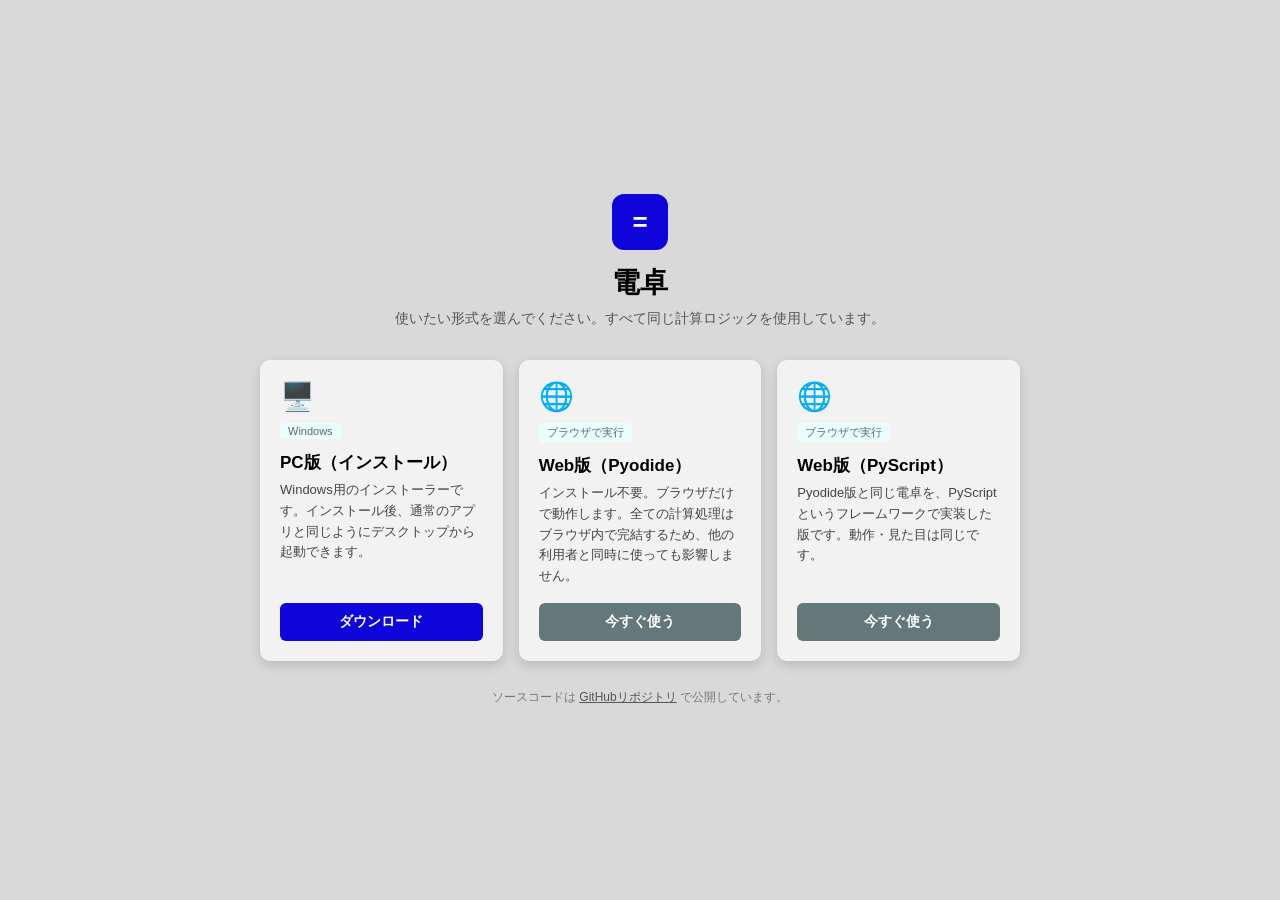
<file: index.html>
<!DOCTYPE html>
<html lang="ja">
<head>
<meta charset="UTF-8">
<meta name="viewport" content="width=device-width, initial-scale=1.0">
<title>電卓 - ダウンロード・実行</title>
<link rel="stylesheet" href="./style.css">
</head>
<body>

<main>
  <header>
    <div class="badge">=</div>
    <h1>電卓</h1>
    <p>使いたい形式を選んでください。すべて同じ計算ロジックを使用しています。</p>
  </header>

  <div class="cards">

    <div class="card primary">
      <div class="icon">🖥️</div>
      <span class="tag">Windows</span>
      <h2>PC版（インストール）</h2>
      <p class="desc">
        Windows用のインストーラーです。インストール後、通常のアプリと同じようにデスクトップから起動できます。
      </p>
      <a class="btn" href="https://github.com/ronoesp/py_tkinter_calculator_app/releases/latest">
        ダウンロード
      </a>
    </div>

    <div class="card">
      <div class="icon">🌐</div>
      <span class="tag">ブラウザで実行</span>
      <h2>Web版（Pyodide）</h2>
      <p class="desc">
        インストール不要。ブラウザだけで動作します。全ての計算処理はブラウザ内で完結するため、他の利用者と同時に使っても影響しません。
      </p>
      <a class="btn" href="./app/webapp-pyodide/">
        今すぐ使う
      </a>
    </div>

    <div class="card">
      <div class="icon">🌐</div>
      <span class="tag">ブラウザで実行</span>
      <h2>Web版（PyScript）</h2>
      <p class="desc">
        Pyodide版と同じ電卓を、PyScriptというフレームワークで実装した版です。動作・見た目は同じです。
      </p>
      <a class="btn" href="./app/webapp-pyscript/">
        今すぐ使う
      </a>
    </div>

  </div>

  <footer>
    ソースコードは <a href="https://github.com/ronoesp/py_tkinter_calculator_app">GitHubリポジトリ</a> で公開しています。
  </footer>
</main>

</body>
</html>
</file>
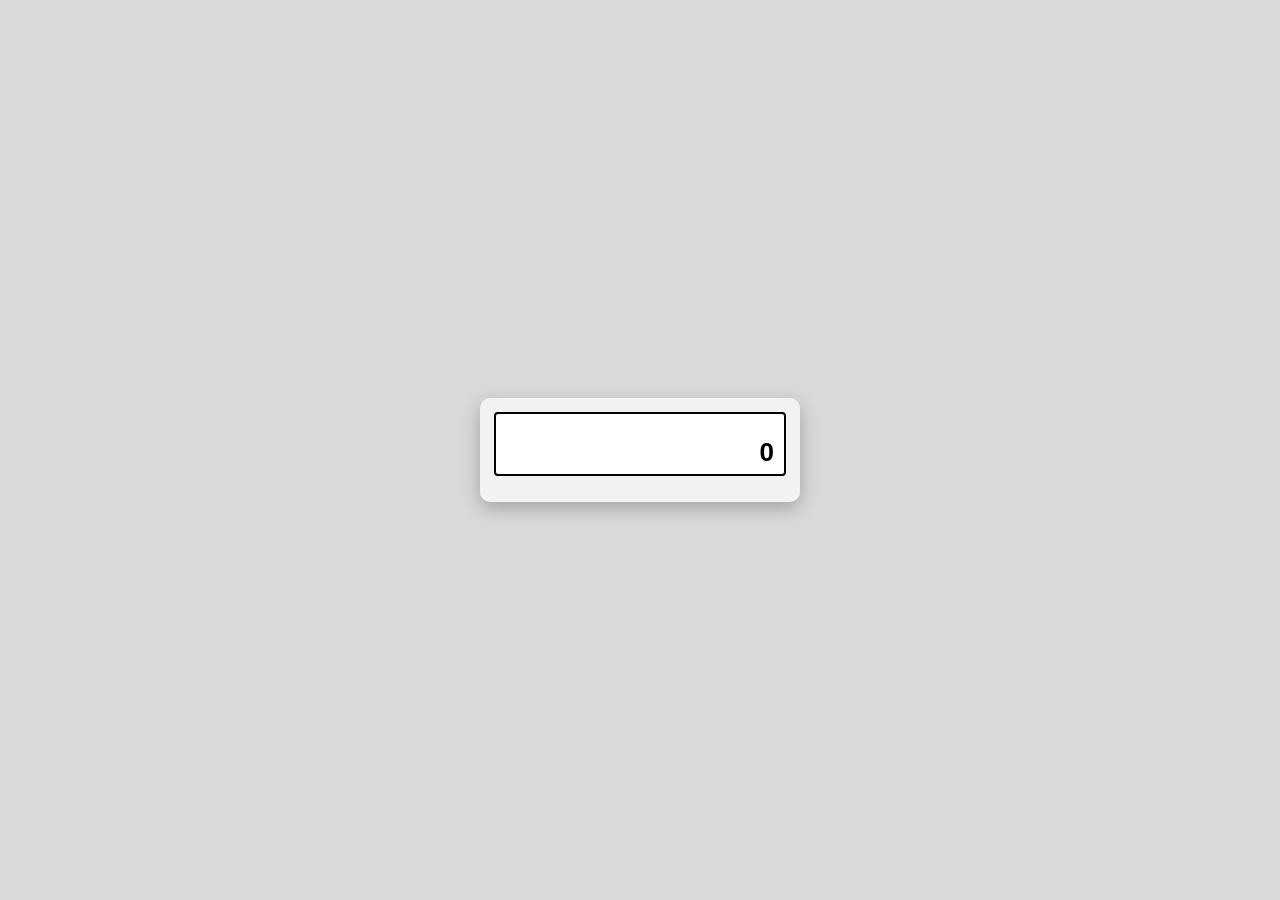
<file: app/webapp-pyscript/index.html>
<!DOCTYPE html>
<html lang="ja">
<head>
<meta charset="UTF-8">
<meta name="viewport" content="width=device-width, initial-scale=1.0">
<title>電卓（PyScript版）</title>

<link rel="stylesheet" href="https://pyscript.net/releases/2026.7.3/core.css">
<script type="module" src="https://pyscript.net/releases/2026.7.3/core.js"></script>

<style>
  :root {
    --color-number-bg: #EBFEFF;
    --color-function-bg: #647879;
    --color-equal-bg: #0D05D9;
    --color-disabled-bg: #eeeeee;
    --color-black: #000000;
    --color-white: #ffffff;
    --color-gray: #aaaaaa;
    --color-display-bg: #ffffff;
    --color-display-sub-fg: gray;
    --color-display-main-fg: #000000;
  }

  * { box-sizing: border-box; }

  body {
    margin: 0;
    min-height: 100vh;
    display: flex;
    align-items: center;
    justify-content: center;
    background: #d9d9d9;
    font-family: Helvetica, Arial, sans-serif;
  }

  #calculator {
    width: 320px;
    max-width: 92vw;
    background: #f2f2f2;
    border-radius: 10px;
    box-shadow: 0 6px 18px rgba(0, 0, 0, 0.25);
    padding: 14px;
  }

  #display {
    background: var(--color-display-bg);
    border: 2px solid var(--color-black);
    border-radius: 4px;
    margin-bottom: 12px;
    padding: 6px 10px;
    min-height: 64px;
    display: flex;
    flex-direction: column;
    justify-content: flex-end;
  }

  #display-sub {
    font-size: 13px;
    color: var(--color-display-sub-fg);
    text-align: right;
    min-height: 16px;
    word-break: break-all;
  }

  #display-main {
    font-size: 26px;
    font-weight: bold;
    color: var(--color-display-main-fg);
    text-align: right;
    word-break: break-all;
  }

  #buttons {
    display: grid;
    grid-template-columns: repeat(4, 1fr);
    gap: 8px;
  }

  button.calc-btn {
    padding: 16px 0;
    font-size: 16px;
    border: none;
    border-radius: 6px;
    cursor: pointer;
    box-shadow: 0 2px 0 rgba(0, 0, 0, 0.25);
    transition: transform 0.05s ease;
  }

  button.calc-btn:active {
    transform: translateY(1px);
    box-shadow: 0 1px 0 rgba(0, 0, 0, 0.25);
  }

  button.role-number {
    background: var(--color-number-bg);
    color: var(--color-black);
  }

  button.role-function {
    background: var(--color-function-bg);
    color: var(--color-white);
  }

  button.role-equal {
    background: var(--color-equal-bg);
    color: var(--color-white);
  }

  button.calc-btn:disabled {
    background: var(--color-disabled-bg);
    color: var(--color-gray);
    box-shadow: none;
    cursor: default;
  }

  /* PyScriptの起動待ちインジケータ（読み込み中は非表示にしておく） */
  py-splashscreen {
    font-family: Helvetica, Arial, sans-serif;
  }
</style>
</head>
<body>

<div id="calculator">
  <div id="display">
    <div id="display-sub"></div>
    <div id="display-main">0</div>
  </div>
  <div id="buttons"></div>
</div>

<!--
  config: pyscript.json の "files" 設定で、同階層の .py ファイルを
          Pyodideの仮想ファイルシステムへ配置してから main.py を実行する。
  計算ロジック本体は main.py からそのままimportして使う。
-->
<script type="py" config="./pyscript.json" src="./main.py"></script>

</body>
</html>
</file>
<file: style.css>
:root {
  --color-number-bg: #EBFEFF;
  --color-function-bg: #647879;
  --color-equal-bg: #0D05D9;
  --color-black: #000000;
  --color-white: #ffffff;
  --color-page-bg: #d9d9d9;
  --color-card-bg: #f2f2f2;
}

* { box-sizing: border-box; }

body {
  margin: 0;
  min-height: 100vh;
  background: var(--color-page-bg);
  font-family: Helvetica, Arial, sans-serif;
  color: var(--color-black);
  display: flex;
  align-items: center;
  justify-content: center;
  padding: 32px 16px;
}

main {
  width: 100%;
  max-width: 760px;
}

header {
  text-align: center;
  margin-bottom: 32px;
}

header .badge {
  display: inline-block;
  background: var(--color-equal-bg);
  color: var(--color-white);
  font-size: 26px;
  font-weight: bold;
  width: 56px;
  height: 56px;
  line-height: 56px;
  border-radius: 12px;
  margin-bottom: 14px;
}

header h1 {
  font-size: 28px;
  margin: 0 0 8px;
}

header p {
  margin: 0;
  color: #555;
  font-size: 14px;
}

.cards {
  display: grid;
  grid-template-columns: repeat(auto-fit, minmax(210px, 1fr));
  gap: 16px;
}

.card {
  background: var(--color-card-bg);
  border-radius: 10px;
  padding: 20px;
  box-shadow: 0 4px 12px rgba(0, 0, 0, 0.15);
  display: flex;
  flex-direction: column;
}

.card .icon {
  font-size: 28px;
  margin-bottom: 10px;
}

.card h2 {
  font-size: 17px;
  margin: 0 0 6px;
}

.card p.desc {
  font-size: 13px;
  color: #444;
  line-height: 1.6;
  margin: 0 0 16px;
  flex-grow: 1;
}

.card .tag {
  display: inline-block;
  font-size: 11px;
  color: #666;
  background: var(--color-number-bg);
  border-radius: 4px;
  padding: 2px 8px;
  margin-bottom: 12px;
  align-self: flex-start;
}

.btn {
  display: block;
  text-align: center;
  text-decoration: none;
  font-size: 14px;
  font-weight: bold;
  padding: 10px 0;
  border-radius: 6px;
  color: var(--color-white);
  background: var(--color-function-bg);
}

.card.primary .btn {
  background: var(--color-equal-bg);
}

footer {
  text-align: center;
  margin-top: 28px;
  font-size: 12px;
  color: #777;
}

footer a {
  color: #555;
}
</file>
